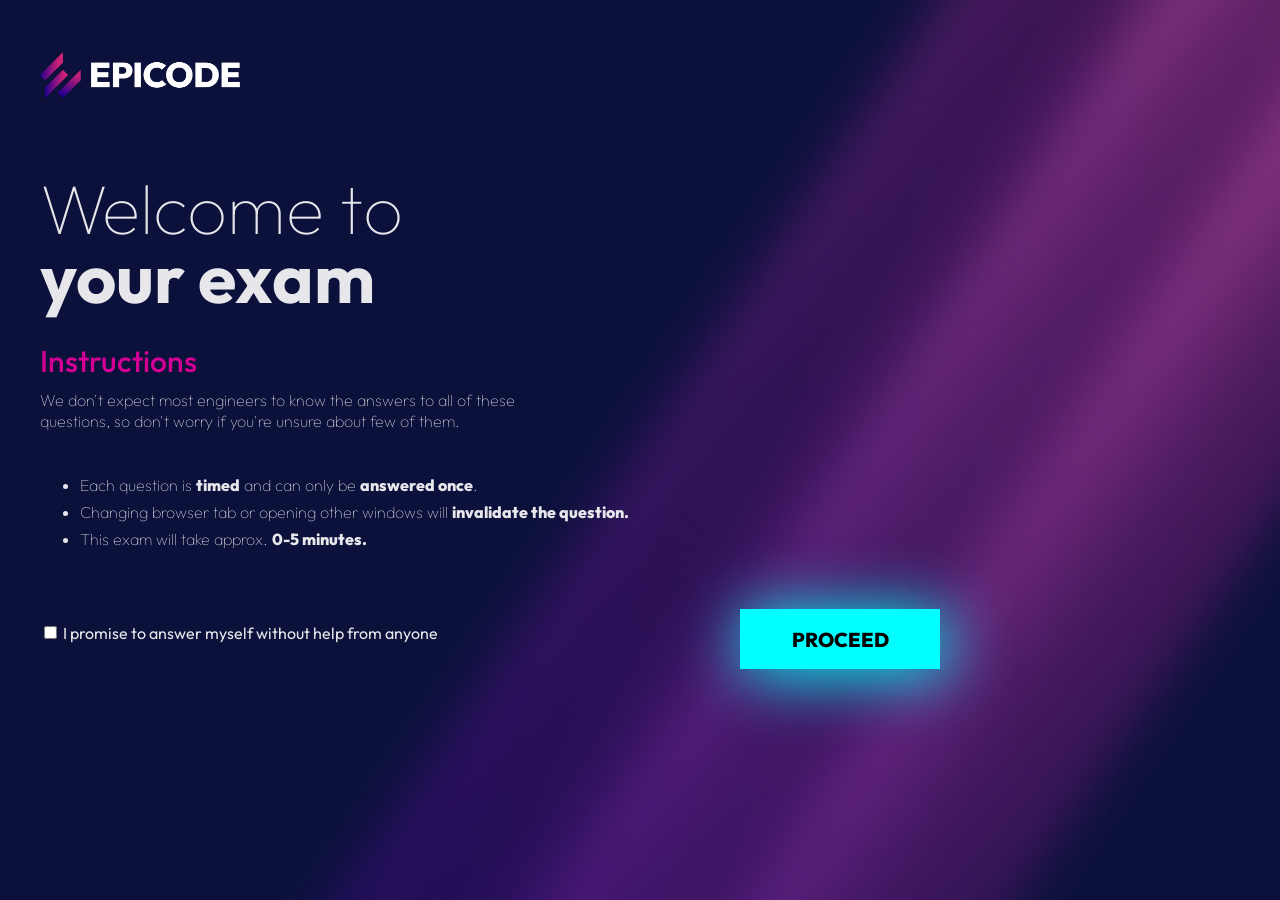
<file: index.html>
<!DOCTYPE html>
<html lang="en">
  <head>
    <meta charset="UTF-8" />
    <meta http-equiv="X-UA-Compatible" content="IE=edge" />
    <meta name="viewport" content="width=device-width, initial-scale=1.0" />
    <link rel="preconnect" href="https://fonts.googleapis.com" />
    <link rel="preconnect" href="https://fonts.gstatic.com" crossorigin />
    <link
      href="https://fonts.googleapis.com/css2?family=Outfit:wght@300;700&family=Roboto:wght@500&display=swap"
      rel="stylesheet"
    />
    <link rel="preconnect" href="https://fonts.googleapis.com" />
    <link rel="preconnect" href="https://fonts.gstatic.com" crossorigin />
    <link
      href="https://fonts.googleapis.com/css2?family=Inter&display=swap"
      rel="stylesheet"
    />
    <title>Welcome to the Benchmark</title>
    <link rel="stylesheet" href="welcome.css" />
    <link rel="icon" href="assets/favicon.png" />
    <script src="welcome.js"></script>
  </head>
  <body>
    <div class="welcome-container">
      <div>
        <img src="assets/epicode_logo.png" class="logo" />
      </div>
      <div class="welcome-header">
        <p>Welcome to <span>your exam</span></p>
      </div>
      <div class="welcome-instructions">
        <p class="welcome-instructions-title">Instructions</p>
        <p class="welcome-instructions-content">
          We don't expect most engineers to know the answers to all of these
          questions, so don't worry if you're unsure about few of them.
        </p>
      </div>
      <div class="welcome-instructions-list">
        <ul>
          <li>
            Each question is
            <span class="welcome-instructions-content-bold">timed</span> and can
            only be
            <span class="welcome-instructions-content-bold">answered once</span
            >.
          </li>
          <li>
            Changing browser tab or opening other windows will
            <span class="welcome-instructions-content-bold"
              >invalidate the question.</span
            >
          </li>
          <li>
            This exam will take approx.
            <span class="welcome-instructions-content-bold">0-5 minutes.</span>
          </li>
        </ul>
      </div>
      <div class="welcome-proceed-box">
        <div class="checkbox-agreement">
          <input
            type="checkbox"
            id="quiz-agreement"
            name="quiz-agreement"
            value="quiz-agreement"
          />
          <label for="quiz-agreement">
            I promise to answer myself without help from anyone</label
          ><br />
        </div>
        <div class="proceed-field">
          <button
            id="proceed-button"
            class="proceed-button"
            onclick="triggerFeedback()"
          >
            PROCEED
          </button>
        </div>
      </div>
    </div>
  </body>
</html>
</file>
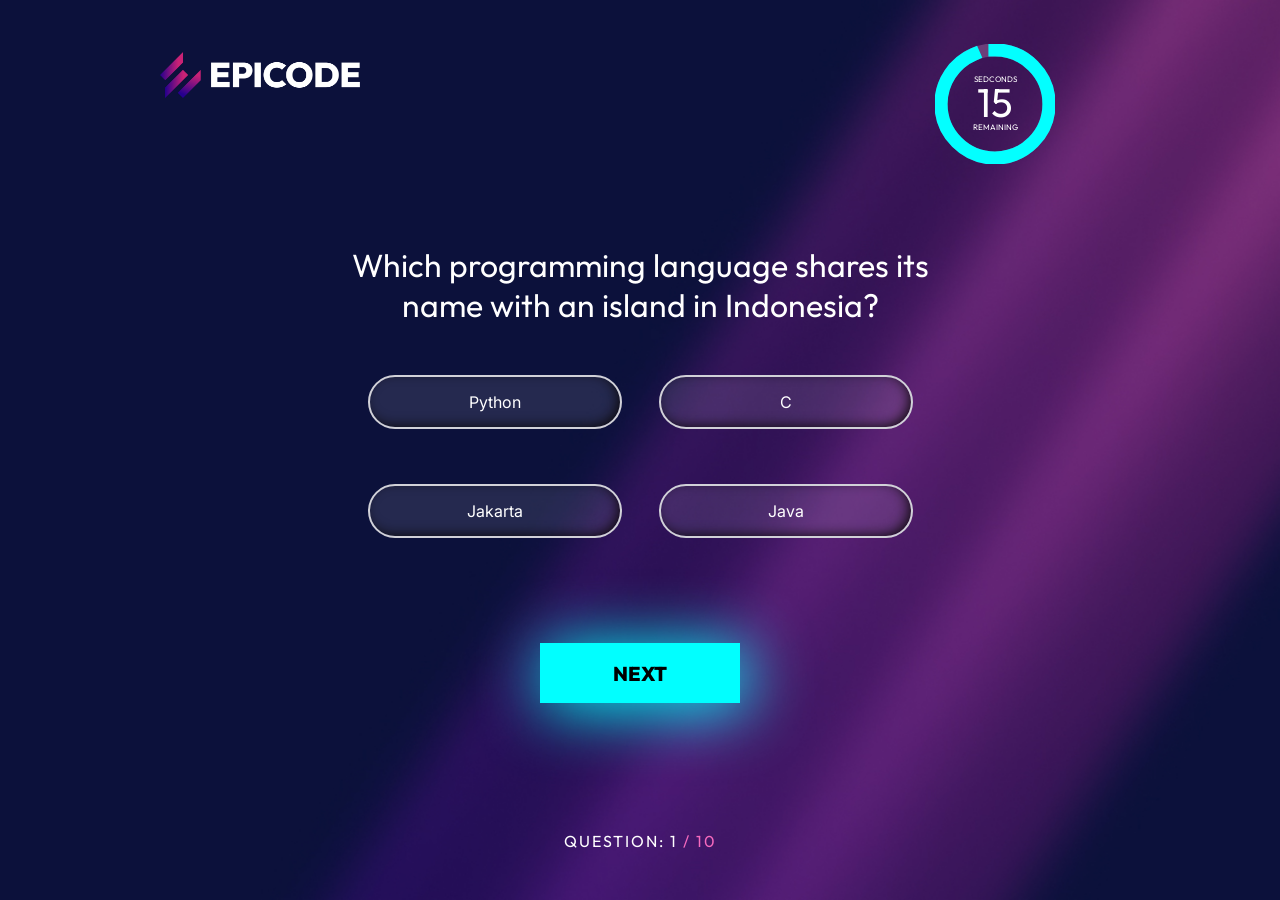
<file: benchmark.html>
<!DOCTYPE html>
<html lang="en">
  <head>
    <meta charset="UTF-8" />
    <meta http-equiv="X-UA-Compatible" content="IE=edge" />
    <meta name="viewport" content="width=device-width, initial-scale=1.0" />
    <link rel="preconnect" href="https://fonts.googleapis.com" />
    <link rel="preconnect" href="https://fonts.gstatic.com" crossorigin />
    <link rel="icon" href="assets/favicon.png" />
    <link
      href="https://fonts.googleapis.com/css2?family=Outfit:wght@300;700&family=Roboto:wght@500&display=swap"
      rel="stylesheet"
    />
    <link rel="preconnect" href="https://fonts.googleapis.com" />
    <link rel="preconnect" href="https://fonts.gstatic.com" crossorigin />
    <link
      href="https://fonts.googleapis.com/css2?family=Inter&display=swap"
      rel="stylesheet"
    />
    <link rel="stylesheet" href="timer.css" />
    <title>Benchmark</title>
    <link rel="stylesheet" href="benchmark.css" />
  </head>
  <body>
    <div class="logo-container">
      <img
        onclick="goToIndex()"
        src="assets/epicode_logo.png"
        class="nav-logo"
        alt="logo"
      />
    </div>
    <div class="nav">
      <div id="timer"></div>
    </div>

    <div id="quiz"></div>
    <div id="question-count">
      QUESTION: <span id="counter"> X </span
      ><span class="purple-color"> / 10</span>
    </div>
    <script src="timer.js"></script>
    <script src="benchmark.js"></script>
  </body>
</html>
</file>
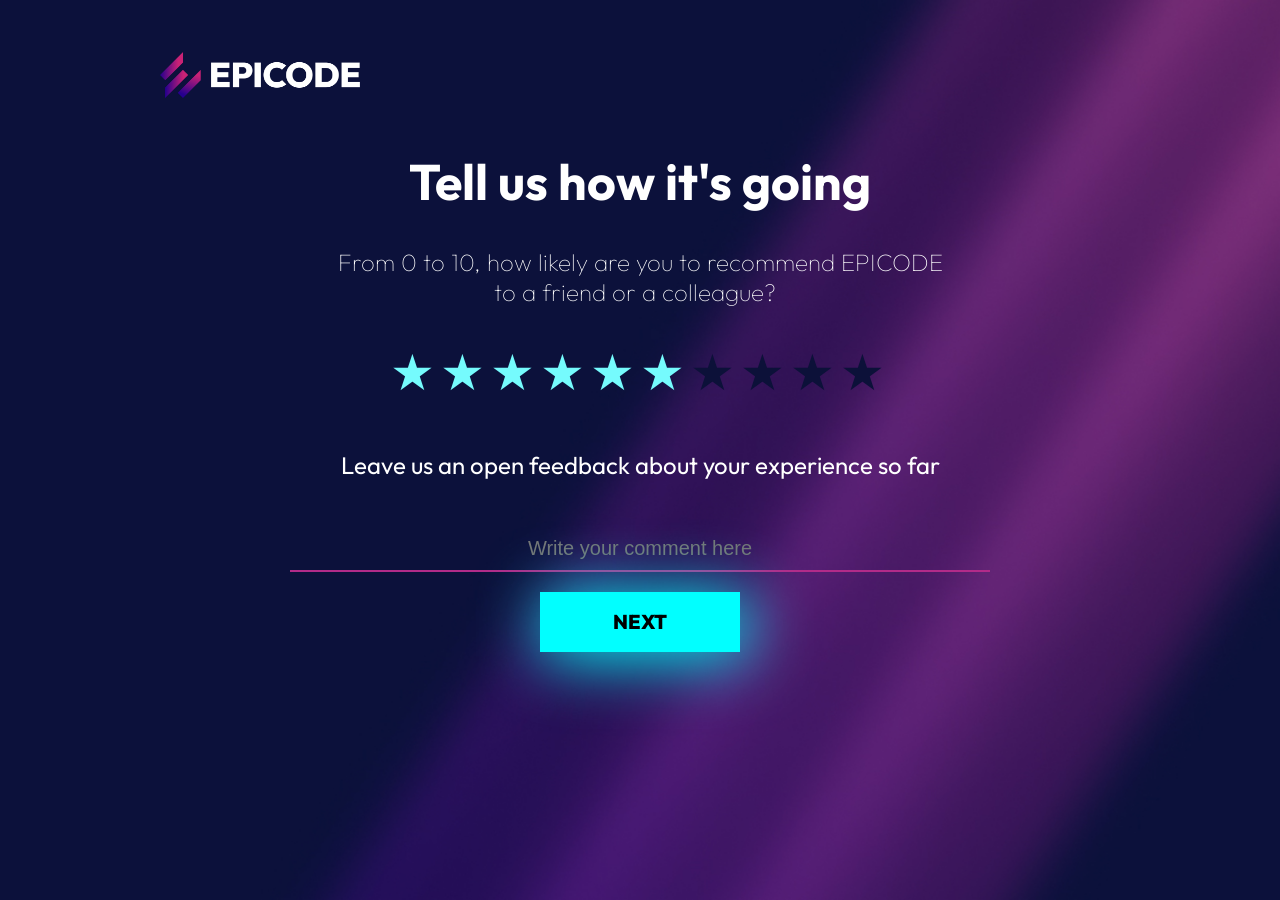
<file: feedback.html>
<!DOCTYPE html>
<html lang="en">
  <head>
    <meta charset="UTF-8" />
    <meta http-equiv="X-UA-Compatible" content="IE=edge" />
    <meta name="viewport" content="width=device-width, initial-scale=1.0" />
    <title>Feedback Page</title>
    <link rel="preconnect" href="https://fonts.googleapis.com" />
    <link rel="preconnect" href="https://fonts.gstatic.com" crossorigin />
    <link rel="icon" href="assets/favicon.png" />
    <link
      href="https://fonts.googleapis.com/css2?family=Outfit:wght@300;700&family=Roboto:wght@500&display=swap"
      rel="stylesheet"
    />
    <link rel="preconnect" href="https://fonts.googleapis.com" />
    <link rel="preconnect" href="https://fonts.gstatic.com" crossorigin />
    <link
      href="https://fonts.googleapis.com/css2?family=Inter&display=swap"
      rel="stylesheet"
    />
    <link rel="stylesheet" href="feedback.css" />
  </head>
  <body>
    <div class="container">
      <div class="bg-img">
        <div class="header">
          <img
            onclick="goToIndex()"
            src="assets/epicode_logo.png"
            alt="Epicode Logo"
            class="nav-logo"
          />
        </div>
        <h1>Tell us how it's going</h1>
        <h2 id="first-h2">
          From 0 to 10, how likely are you to recommend EPICODE <br /><span
            >to a friend or a colleague?</span
          >
        </h2>
        <div class="rating-div">
          <div class="rate">
            <input type="radio" id="star10" name="rate" value="10" />
            <label for="star10" title="text">10 star</label>
            <input type="radio" id="star9" name="rate" value="9" />
            <label for="star9" title="text">9 star</label>
            <input type="radio" id="star8" name="rate" value="8" />
            <label for="star8" title="text">8 star</label>
            <input type="radio" id="star7" name="rate" value="7" />
            <label for="star7" title="text">7 star</label>
            <input type="radio" id="star6" name="rate" value="6" />
            <label for="star6" title="text">6 star</label>
            <input type="radio" id="star5" name="rate" value="5" />
            <label for="star5" title="text">5 stars</label>
            <input type="radio" id="star4" name="rate" value="4" />
            <label for="star4" title="text">4 stars</label>
            <input type="radio" id="star3" name="rate" value="3" />
            <label for="star3" title="text">3 stars</label>
            <input type="radio" id="star2" name="rate" value="2" />
            <label for="star2" title="text">2 stars</label>
            <input type="radio" id="star1" name="rate" value="1" />
            <label for="star1" title="text">1 star</label>
          </div>
        </div>
        <div class="second-h2">
          <h2 id="second-h2">
            Leave us an open feedback about your experience so far
          </h2>
        </div>
        <div class="input-field">
          <input
            type="text"
            placeholder="Write your comment here"
            id="text-input"
          />
        </div>
        <hr />
        <div class="button-div">
          <button onclick="goToTeacherRate()" id="button">NEXT</button>
        </div>
      </div>
    </div>
    <script src="feedback.js"></script>
  </body>
</html>
</file>
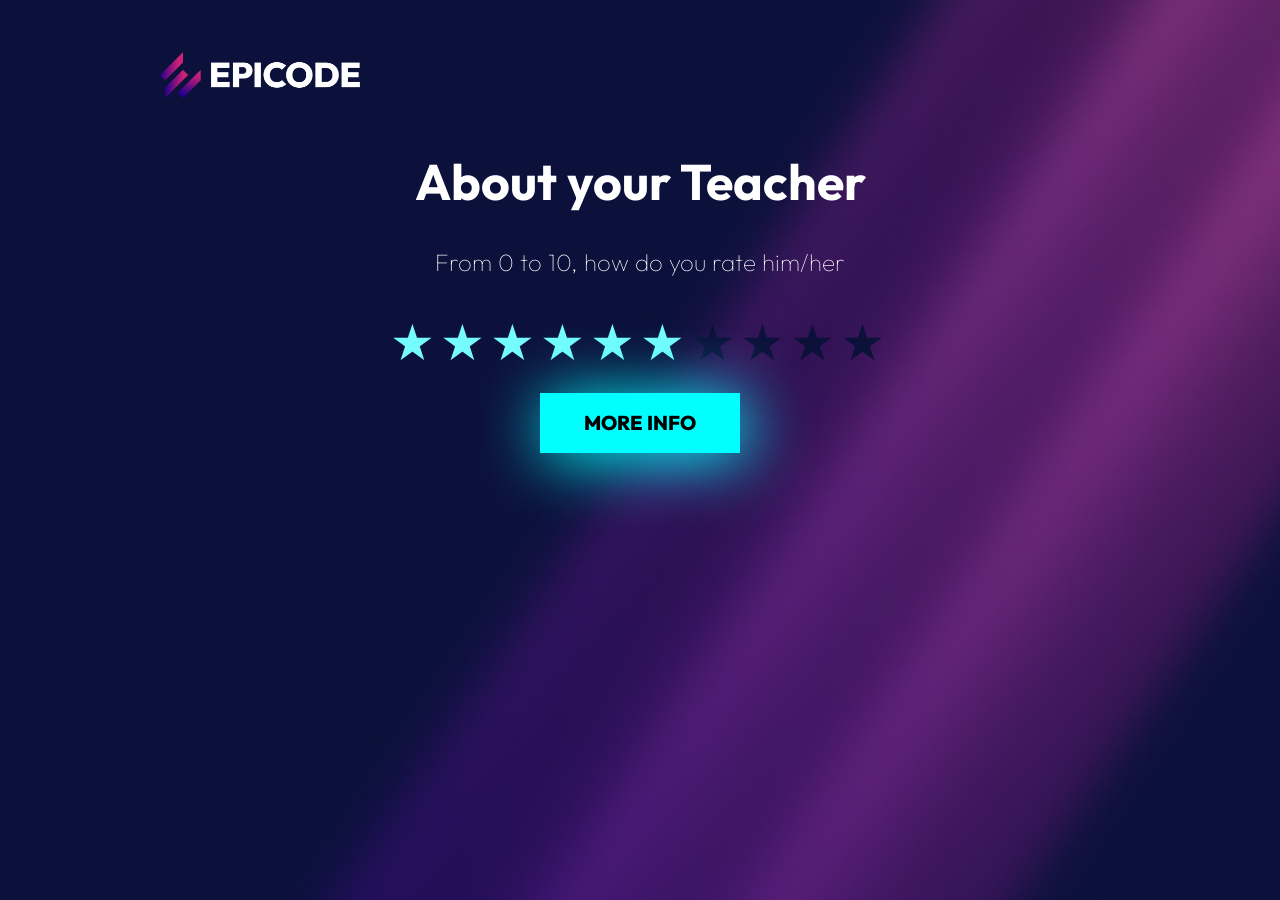
<file: rate.html>
<!DOCTYPE html>
<html lang="en">
  <head>
    <meta charset="UTF-8" />
    <meta http-equiv="X-UA-Compatible" content="IE=edge" />
    <meta name="viewport" content="width=device-width, initial-scale=1.0" />
    <title>Feedback Page</title>
    <link rel="preconnect" href="https://fonts.googleapis.com" />
    <link rel="preconnect" href="https://fonts.gstatic.com" crossorigin />
    <link rel="icon" href="assets/favicon.png" />
    <link
      href="https://fonts.googleapis.com/css2?family=Outfit:wght@300;700&family=Roboto:wght@500&display=swap"
      rel="stylesheet"
    />
    <link rel="preconnect" href="https://fonts.googleapis.com" />
    <link rel="preconnect" href="https://fonts.gstatic.com" crossorigin />
    <link
      href="https://fonts.googleapis.com/css2?family=Inter&display=swap"
      rel="stylesheet"
    />
    <link rel="stylesheet" href="feedback.css" />
  </head>
  <body>
    <div class="container">
      <div class="bg-img">
        <div class="header">
          <img
            onclick="goToIndex()"
            src="assets/epicode_logo.png"
            alt="Epicode Logo"
            class="nav-logo"
          />
        </div>
        <h1>About your Teacher</h1>
        <h2 id="first-h2">
          From 0 to 10, how do you rate him/her<br />
        </h2>
        <div>
          <div class="rate rate2" >
            <input type="radio" id="star10" name="rate" value="10" />
            <label for="star10" title="text">10 star</label>
            <input type="radio" id="star9" name="rate" value="9" />
            <label for="star9" title="text">9 star</label>
            <input type="radio" id="star8" name="rate" value="8" />
            <label for="star8" title="text">8 star</label>
            <input type="radio" id="star7" name="rate" value="7" />
            <label for="star7" title="text">7 star</label>
            <input type="radio" id="star6" name="rate" value="6" />
            <label for="star6" title="text">6 star</label>
            <input type="radio" id="star5" name="rate" value="5" />
            <label for="star5" title="text">5 stars</label>
            <input type="radio" id="star4" name="rate" value="4" />
            <label for="star4" title="text">4 stars</label>
            <input type="radio" id="star3" name="rate" value="3" />
            <label for="star3" title="text">3 stars</label>
            <input type="radio" id="star2" name="rate" value="2" />
            <label for="star2" title="text">2 stars</label>
            <input type="radio" id="star1" name="rate" value="1" />
            <label for="star1" title="text">1 star</label>
          </div>
        </div>

      </div>

      </div>
      <div class="button-div" id="button-rate">
        <button onclick="location.href='https://epicode.com'" id="button-rate">
          MORE INFO
        </button>
    </div>
    <script src="feedback.js"></script>
  </body>
</html>
</file>
<file: welcome.css>
body {
  color: #e7e7eb;
  background: url(assets/bg.jpg) no-repeat center center fixed;
  background-size: cover;
  font-family: outfit, sans-serif;
}

.welcome-container {
  max-width: 1200px;
  min-height: 400px;
  margin-top: 50px;
  margin-inline: auto;
  margin-bottom: 20px;
}

.logo {
  width: 200px;
  height: 50px;
  object-fit: contain;
}

.welcome-header {
  font-size: 70px;
  font-weight: 100;
  max-width: 500px;
}

.welcome-header span {
  font-weight: 700;
  margin-bottom: 48px;
}

.welcome-header p {
  margin-bottom: 0px;
  line-height: 69px;
}

.welcome-instructions {
  max-width: 500px;
}

.welcome-instructions-title {
  color: #d20094;
  font-size: 30px;
  font-weight: 500;
  margin-bottom: 0px;
}

.welcome-instructions-content {
  line-height: 21px;
  margin-top: 10px;
  font-weight: 100;
  margin-bottom: 40px;
}

.welcome-instructions-content-bold {
  font-weight: 800;
}

.welcome-instructions-list {
  line-height: 27px;
  font-weight: 100;
}

.quiz-agreement {
  position: absolute;
}

.proceed-field {
  position: absolute;
  right: 0;
  top: 36px;
}

.welcome-proceed-box {
  position: relative;
  max-width: 900px;
  height: 100px;
  margin-top: 20px;
}

.proceed-button {
  background-color: #01ffff;
  width: 200px;
  height: 60px;
  font-family: inherit;
  font-size: 20px;
  font-weight: 800;
  border: none;
  box-shadow: 5px 5px 65px 1px rgba(1, 255, 255, 1);
}

#proceed-button:hover {
  cursor: pointer;
  box-shadow: 5px 5px 65px 10px rgba(1, 255, 255, 1);
}

.checkbox-agreement {
  position: absolute;
  top: 50%;
}
</file>
<file: timer.css>
body {
  font-family: sans-serif;
  display: grid;
  height: 100vh;
  place-items: center;
}

.base-timer {
  position: relative;
  width: 120px;
  height: 120px;
}

.base-timer__svg {
  transform: scaleX(-1);
}

.base-timer__circle {
  fill: none;
  stroke: none;
}

.base-timer__path-elapsed {
  stroke-width: 11px;
  stroke: #9a699d80;
}

.base-timer__path-remaining {
  stroke-width: 11px;
  stroke-linecap: square;
  transform: rotate(90deg);
  transform-origin: center;
  transition: 1s linear all;
  fill-rule: nonzero;
  stroke: currentColor;
}

.base-timer__path-remaining.green {
  color: #03ffff;
}

.base-timer__path-remaining.orange {
  color: #d243b1;
}

.base-timer__path-remaining.red {
  color: rgb(234, 1, 129);
}

.base-timer__label {
  position: absolute;
  width: 120px;
  height: 120px;
  top: 35px;
  right: 0px;
  text-align: center;
  font-size: 40px;
}

.tiny-label {
  font-size: 8px;
  margin-top: -5px;
  margin-bottom: -7px;
  text-align: center;
}
</file>
<file: benchmark.css>
body {
  color: white;
  background: url(assets/bg.jpg) no-repeat center center fixed;
  background-size: cover;
  font-family: outfit, sans-serif;
  margin: 0;
}
.nav-logo {
  cursor: pointer;
  position: absolute;
  width: 200px;
  height: 46px;
  top: 100;
  left: 100;
  top: 52px;
  left: 160px;
}
.logo-container {
  width: 100%;
}

#timer {
  position: absolute;
  right: 225px;
  top: 44px;
}
/* Benchmark syles */

#quiz {
  margin-top: 50px;
}

#quiz-question {
  height: 70vh;
}
.newDivContainer {
  display: flex;
  justify-content: center;
  align-items: center;
  max-width: 500px;
  flex-wrap: wrap;
  text-align: center;
}
.question {
  text-align: center;
  font-size: 2em;
  max-width: 500px;
  margin-inline: auto;
  text-align: center;
  font-size: 2em;
  max-width: 582px;
  margin-inline: auto;
  padding: 0px;
  display: flex;
  flex-flow: wrap;
  justify-content: space-around;
}

.answer-button {
  width: 250px;
  height: 50px;
  background-color: rgb(255, 255, 255, 0.1);
  color: white;
  box-shadow: -4px -3px 13px -3px rgb(10 8 7) inset;
  border: solid 2px rgba(209, 209, 216, 1);
  margin-inline: auto;
  text-align: center;
  font-size: 0.5em;
  line-height: 50px;
  margin: 5px;
  margin-top: 50px;
  border-radius: 33px;
  font-family: inter;
}
.answer-button:hover {
  cursor: pointer;
}

.next-button-container {
  text-align: center;
}

#next-button {
  text-align: center;
  margin-top: 100px;
  background-color: #01ffff;;
  border: none;
  box-shadow: 5px 5px 65px 1px rgba(1, 255, 255, 1);
  font-family: "Outfit", sans-serif;
  margin-bottom: 50px;
  width: 200px;
  height: 60px;
  font-size: 20px;
  font-weight: 800;
}

#next-button:hover {
    cursor: pointer;
    box-shadow: 5px 5px 65px 10px rgba(1, 255, 255, 1);
}

#question-count {
  text-align: center;
  letter-spacing: 2px;
  padding-bottom: 10px;
}

.number-of-questions {
  color: #b01fd7;
}
.hidden {
  display: none;
}
.selected {
  background-color: #a60084;
}
.purple-color {
  color: #f66abe;
}
</file>
<file: feedback.css>
body {
  background: url(assets/bg.jpg) no-repeat center center fixed;
  background-size: cover;
  margin: 0;
  max-height: 100vh;
}
.container {
  text-align: center;
  color: white;
  font-family: "Outfit", sans-serif;
  margin-left: auto;
  margin-right: auto;
}

.nav-logo {
  cursor: pointer;
  position: absolute;
  width: 200px;
  height: 46px;
  top: 100;
  left: 100;
  top: 52px;
  left: 160px;
}
h1 {
  color: white;
  text-align: center;
  margin-top: 150px;
  font-size: 50px;
  font-family: "Outfit", sans-serif;
}
h2 {
  color: white;
  margin-bottom: 2em;
  font-weight: normal;
  font-size: 30px;
  font-family: "Outfit", sans-serif;
}
#first-h2 {
  font-size: 24px;
  font-weight: 100;
  margin-bottom: 33px;
}
h2 span {
  text-align: center;
  margin-right: 10px;
}
#text-input {
  text-align: center;
  background: transparent;
  border: none;
  height: 2em;
  width: 600px;
  font-size: 20px;
  color: white;
  width: 1006px;
  margin-inline: auto;
  outline: none;
}
hr {
  width: 700px;
  height: 2px;
  margin: auto;
  background-color: #b22b89;
  border: none;
}
.button-div {
  text-align: center;
  position: relative;
  width: 100%;
}
button {
  margin: 20px;
  background-color: #01ffff;
  width: 200px;
  height: 60px;
  font-size: 20px;
  border: none;
  box-shadow: 5px 5px 65px 1px rgba(1, 255, 255, 1);
  font-family: "Outfit", sans-serif;
  font-weight: 800;
}

button:hover {
  cursor: pointer;
  box-shadow: 5px 5px 65px 10px rgba(1, 255, 255, 1);
}

a {
  display: inline-flex;
  transform: translate(-50%, -50%);
}
a:hover {
  background-color: #0c1139;
  transform: translate(-50%, -50%);
}
.rate {
  margin-inline: auto;
  width: fit-content;
  height: 20px;
  margin-bottom: 30px;
}
.rate:not(:checked) > input {
  position: absolute;
  top: -9999px;
}
.rate:not(:checked) > label {
  float: right;
  width: 1em;
  overflow: hidden;
  white-space: nowrap;
  cursor: pointer;
  font-size: 50px;
  color: #0c1139;
  margin-inline: auto;
}
.rate:not(:checked) > label:before {
  content: "★ ";
}
.rate > input:checked ~ label {
  color: #75fbfd;
}
.rate:not(:checked) > label:hover,
.rate:not(:checked) > label:hover ~ label {
  color: #75fbfd;
}
.rate > input:checked + label:hover,
.rate > input:checked + label:hover ~ label,
.rate > input:checked ~ label:hover,
.rate > input:checked ~ label:hover ~ label,
.rate > label:hover ~ input:checked ~ label {
  color: #75fbfd;
}
#second-h2 {
  text-align: center;
  margin-left: 0%;
  margin-top: 40px;
  font-size: 24px;
}
#star1 > input:checked ~ label {
  color: #75fbfd;
}
#button-rate {
  display: inline-block;
}

.second-h2 {
  text-align: center;
  width: fit-content;
  margin-top: 20px;
  margin-inline: auto;
}

.rating-div {
  height: 70px;
}
</file>
